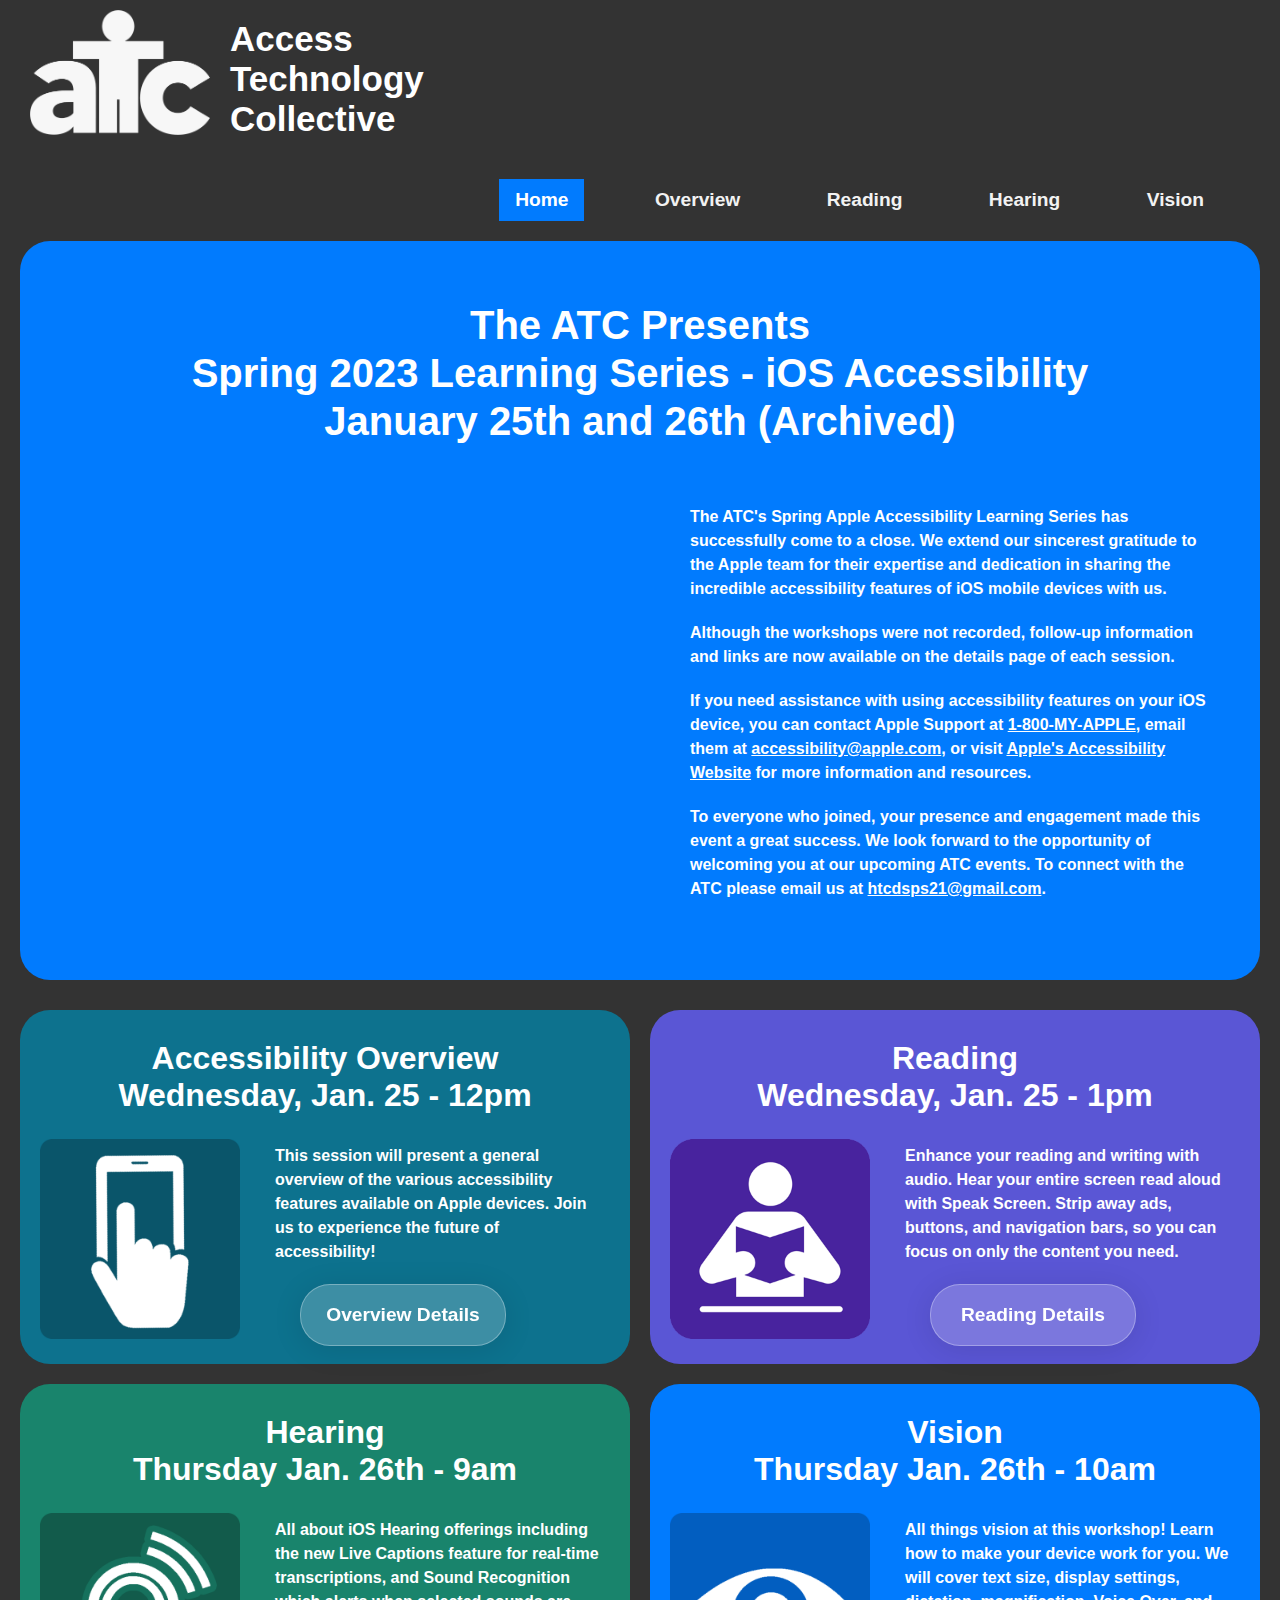
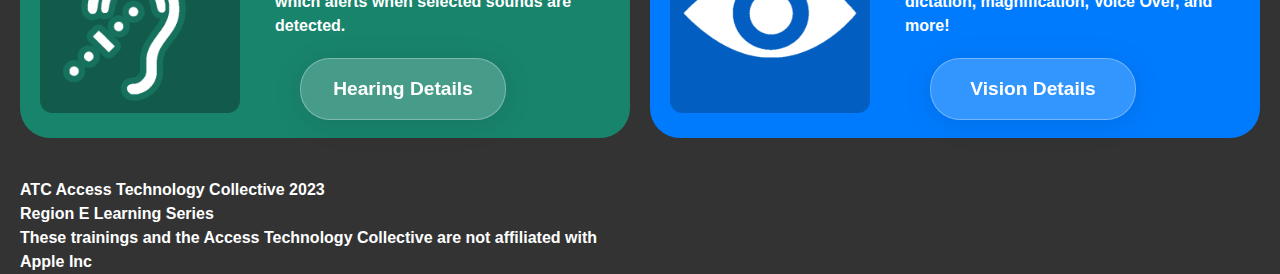
<file: index.html>
<!doctype html>
<html>
<head>
<meta charset="utf-8">
<title>Access Technology Collective</title>
<link href="styles.css" rel="stylesheet" type="text/css">
	 <!-- Load an icon library to show a hamburger menu (bars) on small screens -->
<link rel="stylesheet" href="https://cdnjs.cloudflare.com/ajax/libs/font-awesome/4.7.0/css/font-awesome.min.css">
	<style>
		max-width: 600px
	/* When the screen is less than 600 pixels wide, hide all links, except for the first one ("Home"). Show the link that contains should open and close the topnav (.icon) */
@media screen and (max-width: 600px) {
  .topnav a:not(:first-child) {display: none;}
  .topnav a.icon {
    float: right;
    display: block;
  }
}

/* The "responsive" class is added to the topnav with JavaScript when the user clicks on the icon. This class makes the topnav look good on small screens (display the links vertically instead of horizontally) */
@media screen and (max-width: 600px) {
  .topnav.responsive {position: relative;}
  .topnav.responsive a.icon {
    position: absolute;
    right: 0;
    top: 0;
  }
  .topnav.responsive a {
    float: none;
    display: block;
    text-align: left;
  }
}</style>
</head>
<body>
  <header>
    <!-- NAVIGATION START -->
    <img class="logo" src="images/atc white.png" alt="ATC logo"/>
		 <h1>Access<br>Technology<br>Collective</h1>

<div class="topnav" id="myTopnav">
  <a href="index.html" class="active">Home</a>
	<a href="overview.html">Overview</a>
  <a href="reading.html">Reading</a>
  <a href="hearing.html">Hearing</a>
  <a href="vision.html">Vision</a>
  <a href="javascript:void(0);" class="icon" onclick="myFunction()">
    <i class="fa fa-bars"></i>
  </a>
</div>
</nav>
  </header>
     <!-- end nav -->


     <!-- Content -->
 <div class="wrapper">
	 <div class="intro">
		 <h2>The ATC Presents <br> Spring 2023 Learning Series - iOS Accessibility <br>January 25th and 26th (Archived)</h2>
    <iframe class="video" width="560" height="315" src="https://www.youtube.com/embed/8sX9IEHWRJ8" title="YouTube video player" frameborder="1" allow="accelerometer; autoplay; clipboard-write; encrypted-media; gyroscope; picture-in-picture" allowfullscreen></iframe>
		 <div class="test">
       <p>The ATC's Spring Apple Accessibility Learning Series has successfully come to a close. We extend our sincerest gratitude to the Apple team for their expertise and dedication in sharing the incredible accessibility features of iOS mobile devices with us.</p>
		 <p>Although the workshops were not recorded, follow-up information and links are now available on the details page of each session.</p>
		 <p>If you need assistance with using accessibility features on your iOS device, you can contact Apple Support at <a href="tel:1-800-MY-APPLE">1-800-MY-APPLE</a>, email them at <a href="mailto:accessibility@apple.com">accessibility@apple.com</a>, or visit <a href="https://www.apple.com/accessibility/">Apple's Accessibility Website</a> for more information and resources.</p>
			 <p>To everyone who joined, your presence and engagement made this event a great success. We look forward to the opportunity of welcoming you at our upcoming ATC events. To connect with the ATC please email us at <a href="mailto:htcdsps21@gmail.com">htcdsps21@gmail.com</a>.</p>
			 
			 </div>
		
  </div>
   <div class="box-1">
	   <h3>Accessibility Overview<br> Wednesday, Jan. 25  - 12pm</h3>
     <img class="pix" src="images/overview icon.png" alt="icon of finger touching a smartphone"/>
	   <div class="test">
       <p>This session will present a general overview of the various accessibility features available on Apple devices. Join us to experience the future of accessibility!</p></div>
	   <a href="overview.html" class="header-btn">Overview Details</a>
	 </div>
   <div class="box-2">
	   <h3>Reading<br> Wednesday, Jan. 25 - 1pm</h3>
     <img class="pix" src="images/reading-icon.png" alt="icon of person holding an open book"/>
	    <div class="test">
   <p> Enhance your reading and writing with audio. Hear your entire screen read aloud with Speak Screen. Strip away ads, buttons, and navigation bars, so you can focus on only the content you need. </p></div>
          <a href="reading.html" class="header-btn">Reading Details</a>
			
   </div>
<div class="box-3">
	<h3>Hearing<br> Thursday Jan. 26th - 9am</h3>
  <img class="pix" src="images/hearing icon.png" alt="icon of ear and sound"/>
		    <div class="test">
<p>All about iOS Hearing offerings including the new Live Captions feature for real-time transcriptions, and Sound Recognition which alerts when selected sounds are detected. </p></div>
       <a href="hearing.html" class="header-btn">Hearing Details</a>
</div>
   <div class="box-4">
<h3>Vision<br> Thursday Jan. 26th - 10am</h3>
     <img class="pix" src="images/vision icon.png" alt="eye icon"/>
	   	    <div class="test">
	   <p>All things vision at this workshop! Learn how to make your device work for you. We will cover text size, display settings, dictation, magnification, Voice Over, and more! </p></div>
				<a href="vision.html" class="header-btn glass-button">Vision Details</a>
     
</div>
<footer class="info">
	<p>ATC Access Technology Collective 2023<br>
	Region E Learning Series<br>
These trainings and the  Access Technology Collective are not affiliated with Apple Inc</p>
	
</footer>
  </body>
     </html>
</file>
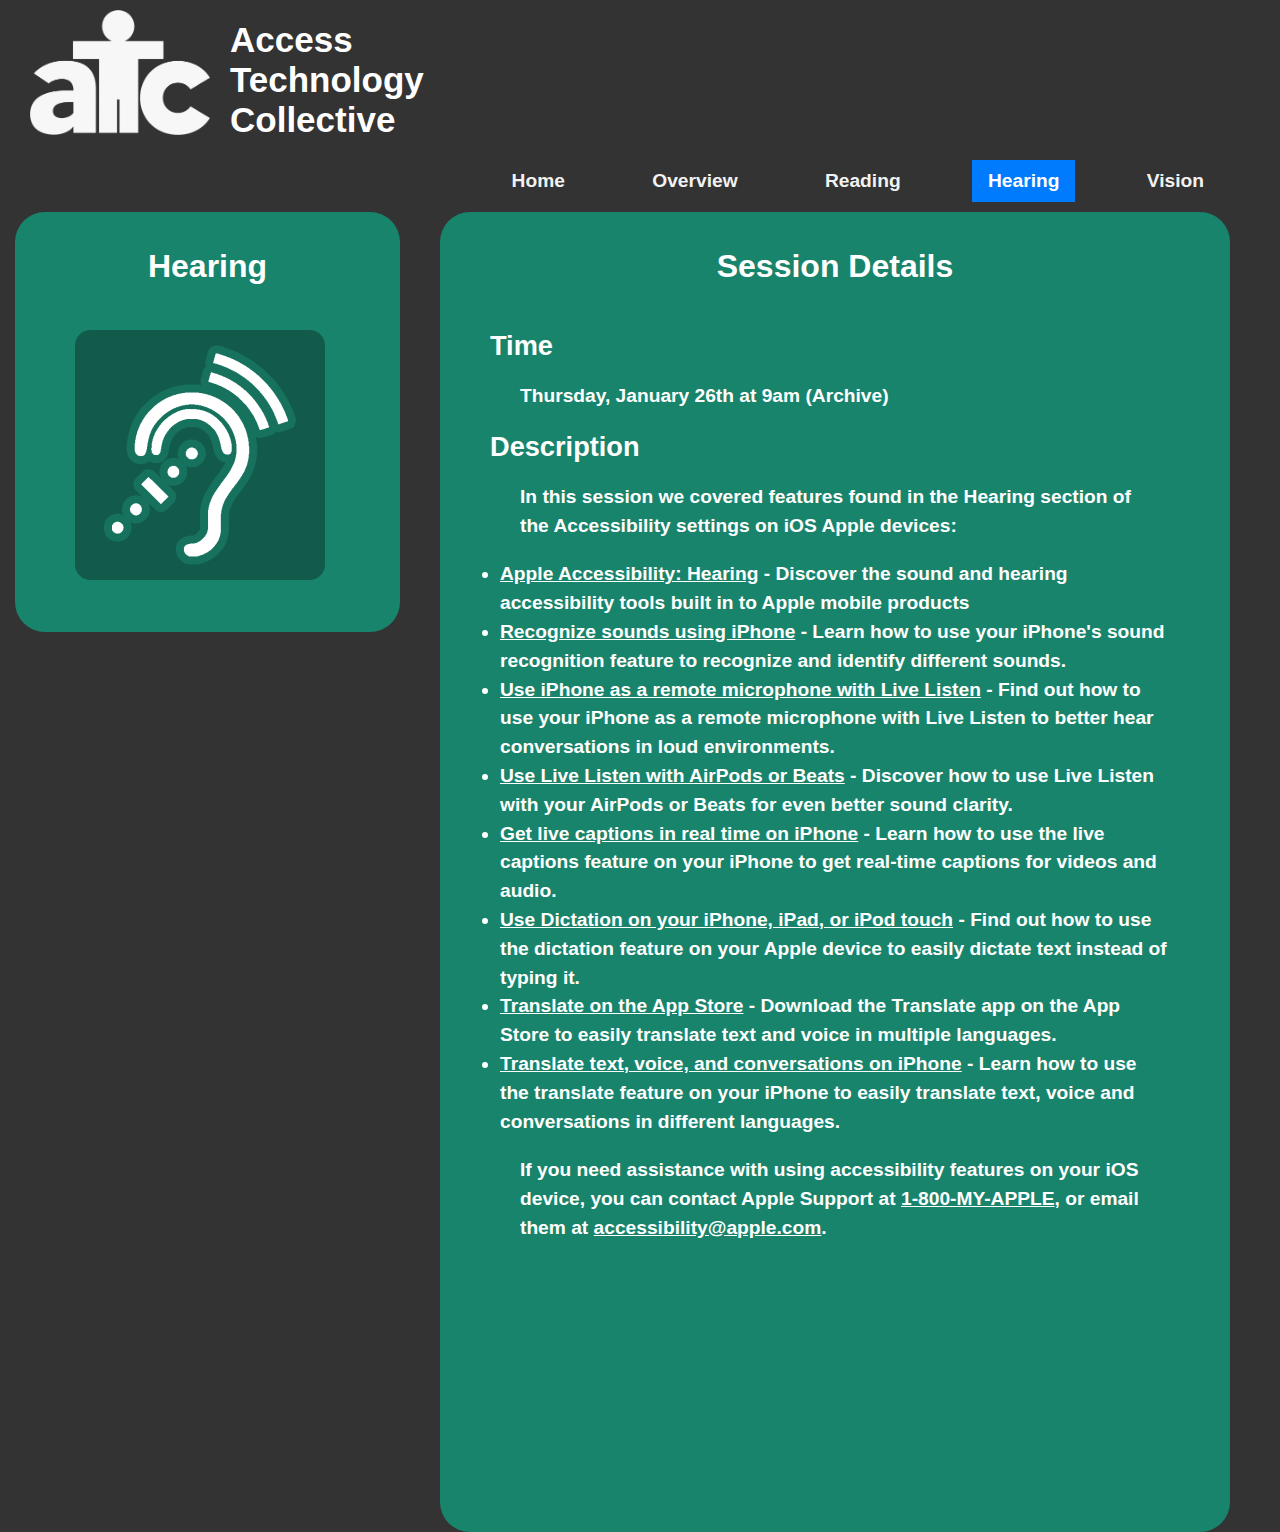
<file: hearing.html>
<!doctype html>
<html>
<head>
<meta charset="utf-8">
<title>Access Technology Collective</title>
<link href="styles.css" rel="stylesheet" type="text/css">
	 <!-- Load an icon library to show a hamburger menu (bars) on small screens -->
<link rel="stylesheet" href="https://cdnjs.cloudflare.com/ajax/libs/font-awesome/4.7.0/css/font-awesome.min.css">
	<style>
	/* When the screen is less than 600 pixels wide, hide all links, except for the first one ("Home"). Show the link that contains should open and close the topnav (.icon) */
@media screen and (max-width: 600px) {
  .topnav a:not(:first-child) {display: none;}
  .topnav a.icon {
    float: right;
    display: block;
  }
}

/* The "responsive" class is added to the topnav with JavaScript when the user clicks on the icon. This class makes the topnav look good on small screens (display the links vertically instead of horizontally) */
@media screen and (max-width: 600px) {
  .topnav.responsive {position: relative;}
  .topnav.responsive a.icon {
    position: absolute;
    right: 0;
    top: 0;
  }
  .topnav.responsive a {
    float: none;
    display: block;
    text-align: left;
  }
}</style>
	<link href="overview.css" rel="stylesheet" type="text/css">
	<link href="reading.css" rel="stylesheet" type="text/css">
	<link href="hearing.css" rel="stylesheet" type="text/css">
</head>
<body>
  <header>
    <!-- NAVIGATION START -->
    <img class="logo" src="images/atc white.png" alt="ATC logo"/>
		 <h1>Access<br>Technology<br>Collective</h1>

<div class="topnav" id="myTopnav">
  <a href="index.html">Home</a>
	<a href="overview.html">Overview</a>
  <a href="reading.html">Reading</a>
  <a href="hearing.html"class="active">Hearing</a>
  <a href="vision.html">Vision</a>
  <a href="javascript:void(0);" class="icon" onclick="myFunction()">
    <i class="fa fa-bars"></i>
  </a>
</div>
</nav>
  </header>
   
     <!-- end nav -->


     <!-- Content -->
 <div class="wrapper">
	 <div class="box-1">
    
  <h2>Hearing</h2>
  <img class="images" src="images/hearing icon.png" alt="icon of ear and sound"/>
      
  </div>
  
<div class="box-2">
  <h2>Session Details</h2>

	 <h3>Time</h3>
	<p>Thursday, January 26th at 9am (Archive)</p>
	
	<h3>Description</h3>
<p>
In this session we covered features found in the Hearing section of the Accessibility settings on iOS Apple devices:
<ul>
	   <li><a href="https://www.apple.com/accessibility/hearing/" target="_blank">Apple Accessibility: Hearing</a> - Discover the sound and hearing accessibility tools built in to Apple mobile products</li>
   <li> <a href="https://support.apple.com/guide/iphone/sound-recognition-iphf2dc33312/ios" target="_blank">Recognize sounds using iPhone</a> - Learn how to use your iPhone's sound recognition feature to recognize and identify different sounds.
  </li>
  <li>
    <a href="https://support.apple.com/guide/iphone/live-listen-iph8bf9386f5/ios" target="_blank">Use iPhone as a remote microphone with Live Listen</a> - Find out how to use your iPhone as a remote microphone with Live Listen to better hear conversations in loud environments.
  </li>
  <li>
    <a href="https://support.apple.com/en-us/HT209082" target="_blank">Use Live Listen with AirPods or Beats</a> - Discover how to use Live Listen with your AirPods or Beats for even better sound clarity.
  </li>
  <li>
    <a href="https://support.apple.com/guide/iphone/live-captions-beta-iphe0990f7bb/ios" target="_blank">Get live captions in real time on iPhone</a> - Learn how to use the live captions feature on your iPhone to get real-time captions for videos and audio.
  </li>
  <li>
    <a href="https://support.apple.com/en-us/HT208343" target="_blank">Use Dictation on your iPhone, iPad, or iPod touch</a> - Find out how to use the dictation feature on your Apple device to easily dictate text instead of typing it.
  </li>
  <li>
    <a href="https://apps.apple.com/us/app/translate/id1514844618" target="_blank">Translate on the App Store</a> - Download the Translate app on the App Store to easily translate text and voice in multiple languages.
  </li>
  <li>
    <a href="https://support.apple.com/guide/iphone/translate-text-voice-and-conversations-iphd74cb450f/ios" target="_blank">Translate text, voice, and conversations on iPhone</a> - Learn how to use the translate feature on your iPhone to easily translate text, voice and conversations in different languages.
  </li>
</ul>
<p>If you need assistance with using accessibility features on your iOS device, you can contact Apple Support at <a href="tel:1-800-MY-APPLE">1-800-MY-APPLE</a>, or email them at <a href="mailto:accessibility@apple.com">accessibility@apple.com</a>.</p>
</div>

<footer>

</footer>
  </body>
     </html>
</file>
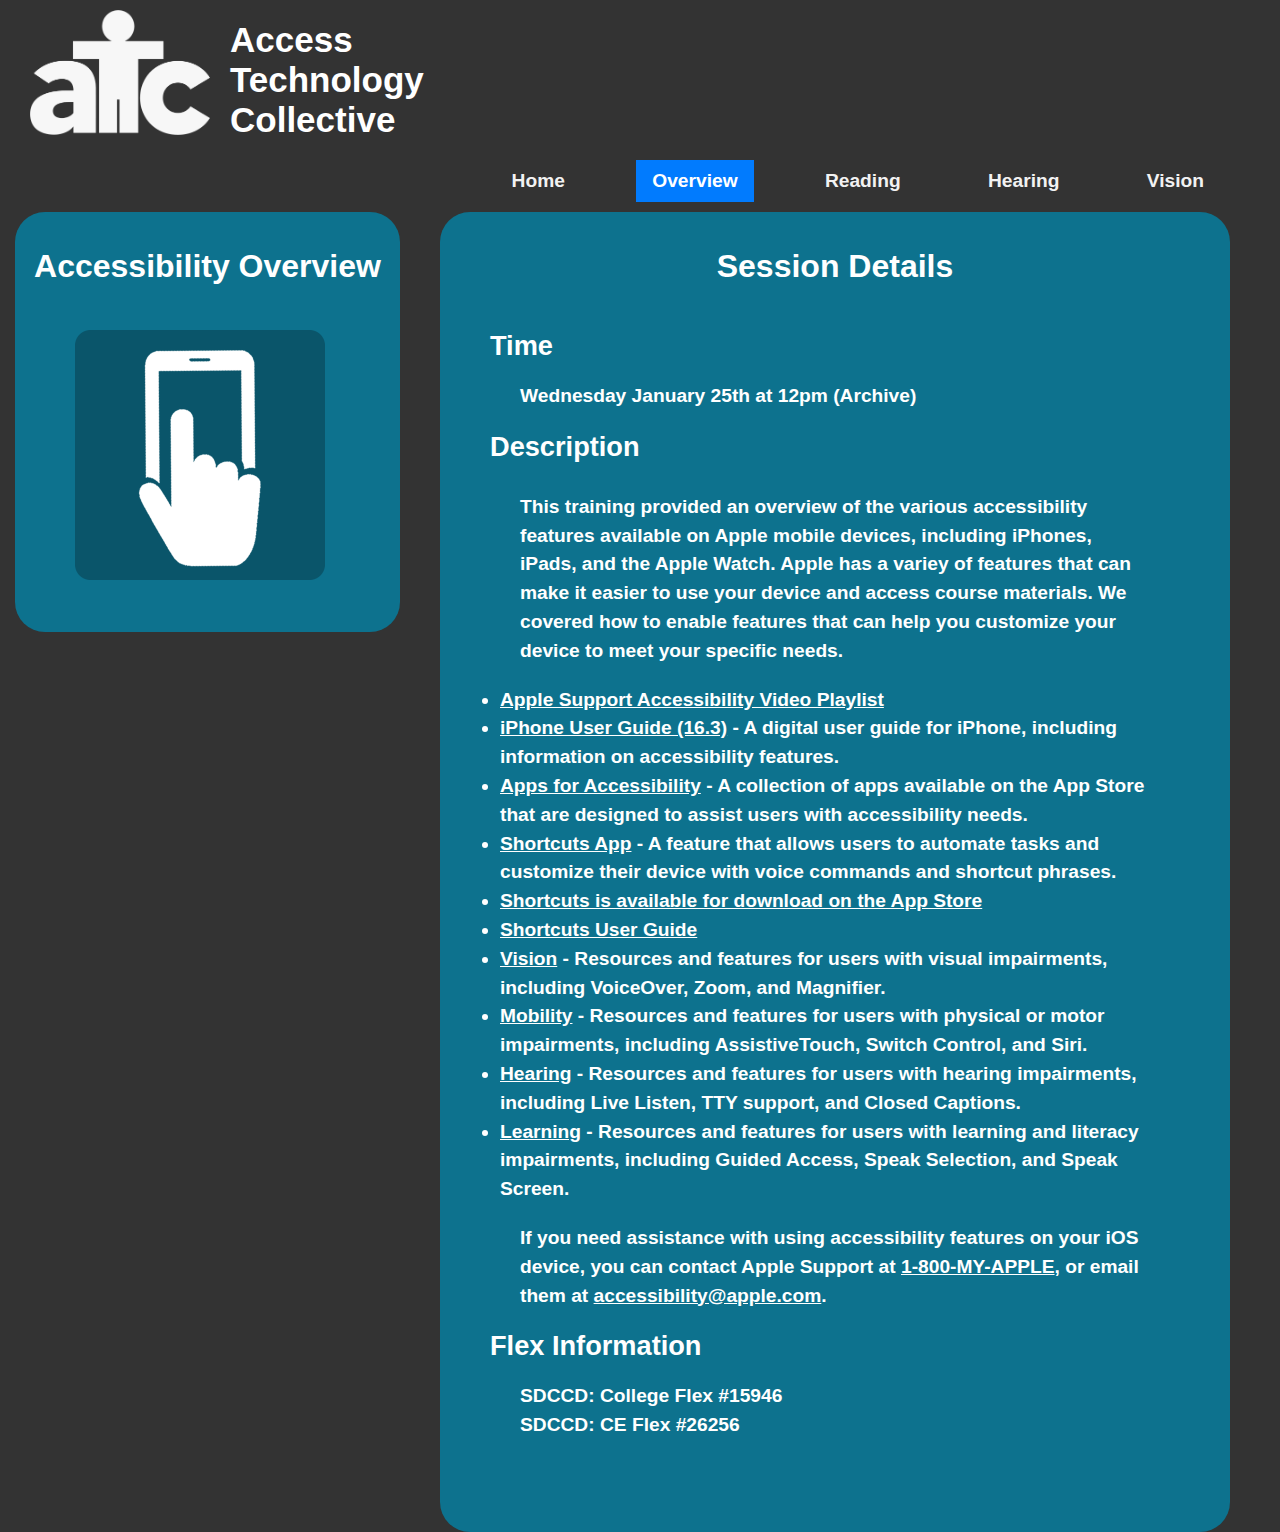
<file: overview.html>
<!doctype html>
<html>
<head>
<meta charset="utf-8">
<title>Access Technology Collective</title>
<link href="styles.css" rel="stylesheet" type="text/css">
	 <!-- Load an icon library to show a hamburger menu (bars) on small screens -->
<link rel="stylesheet" href="https://cdnjs.cloudflare.com/ajax/libs/font-awesome/4.7.0/css/font-awesome.min.css">
	<style>
	/* When the screen is less than 600 pixels wide, hide all links, except for the first one ("Home"). Show the link that contains should open and close the topnav (.icon) */
@media screen and (max-width: 600px) {
  .topnav a:not(:first-child) {display: none;}
  .topnav a.icon {
    float: right;
    display: block;
  }
}

/* The "responsive" class is added to the topnav with JavaScript when the user clicks on the icon. This class makes the topnav look good on small screens (display the links vertically instead of horizontally) */
@media screen and (max-width: 600px) {
  .topnav.responsive {position: relative;}
  .topnav.responsive a.icon {
    position: absolute;
    right: 0;
    top: 0;
  }
  .topnav.responsive a {
    float: none;
    display: block;
    text-align: left;
  }
}</style>
	<link href="overview.css" rel="stylesheet" type="text/css">
</head>
<body>
  <header>
    <!-- NAVIGATION START -->
    <img class="logo" src="images/atc white.png" alt="ATC logo"/>
		 <h1>Access<br>Technology<br>Collective</h1>

<div class="topnav" id="myTopnav">
  <a href="index.html">Home</a>
	<a href="overview.html"class="active">Overview</a>
  <a href="reading.html">Reading</a>
  <a href="hearing.html">Hearing</a>
  <a href="vision.html">Vision</a>
  <a href="javascript:void(0);" class="icon" onclick="myFunction()">
    <i class="fa fa-bars"></i>
  </a>
</div>
</nav>
  </header>
   
     <!-- end nav -->


     <!-- Content -->
 <div class="wrapper">
	 <div class="box-1">
    
     <h2>Accessibility Overview</h2>
     <img class="images test" src="images/overview icon.png" alt="icon of finger touching a smartphone"/>
      
   </div>
<div class="box-2">
  <h2>Session Details</h2>

	 <h3>Time</h3>
	<p>Wednesday January 25th at 12pm (Archive)</p>
	 
	<h3>Description</h3>
	<div class="test">
<p>
This training provided an overview of the various accessibility features available on Apple mobile devices, including iPhones, iPads, and the Apple Watch. Apple has a variey of features that can make it easier to use your device and access course materials. We covered how to enable features that can help you customize your device to meet your specific needs.</p>
		<section>
  <ul>
  <li><a href="https://youtu.be/CI0KrPmS-DI" target="_blank">Apple Support Accessibility Video Playlist</a></li>
	   <li><a href="https://books.apple.com/us/book/iphone-user-guide/id6443146864" target="_blank">iPhone User Guide (16.3)</a> - A digital user guide for iPhone, including information on accessibility features.</li>
  <li><a href="http://appstore.com/accessibility" target="_blank">Apps for Accessibility</a> - A collection of apps available on the App Store that are designed to assist users with accessibility needs.</li>
	  <li><a href="https://support.apple.com/guide/shortcuts/welcome/ios" title="Visit the Apple shortcuts accessibility page" target="_blank">Shortcuts App</a> - A feature that allows users to automate tasks and customize their device with voice commands and shortcut phrases.</li>
  <li><a href="https://apps.apple.com/us/app/shortcuts/id915249334" target="_blank">Shortcuts is available for download on the App Store</a></li>
  <li><a href="https://support.apple.com/guide/shortcuts/welcome/ios" target="_blank">Shortcuts User Guide</a></li>
    <li><a href="https://www.apple.com/accessibility/iphone/vision/" title="Visit the Apple Vision accessibility page" target="_blank">Vision</a> - Resources and features for users with visual impairments, including VoiceOver, Zoom, and Magnifier.</li>
    <li><a href="https://www.apple.com/accessibility/iphone/mobility/" title="Visit the Apple Mobility accessibility page" target="_blank">Mobility</a> - Resources and features for users with physical or motor impairments, including AssistiveTouch, Switch Control, and Siri.</li>
    <li><a href="https://www.apple.com/accessibility/iphone/hearing/" title="Visit the Apple Hearing accessibility page" target="_blank">Hearing</a> - Resources and features for users with hearing impairments, including Live Listen, TTY support, and Closed Captions.</li>
    <li><a href="https://www.apple.com/accessibility/iphone/learning/" title="Visit the Apple Learning accessibility page" target="_blank">Learning</a> - Resources and features for users with learning and literacy impairments, including Guided Access, Speak Selection, and Speak Screen.</li>
  </ul>
 <p>If you need assistance with using accessibility features on your iOS device, you can contact Apple Support at <a href="tel:1-800-MY-APPLE">1-800-MY-APPLE</a>, or email them at <a href="mailto:accessibility@apple.com">accessibility@apple.com</a>.</p>

</section>
	  <h3>Flex Information</h3>
   <p>
	  SDCCD: College Flex #15946<br>
	  SDCCD: CE Flex #26256

	   
   </p>
		</div>
</div>
   
  
<footer>

</footer>
  </body>
     </html>
</file>
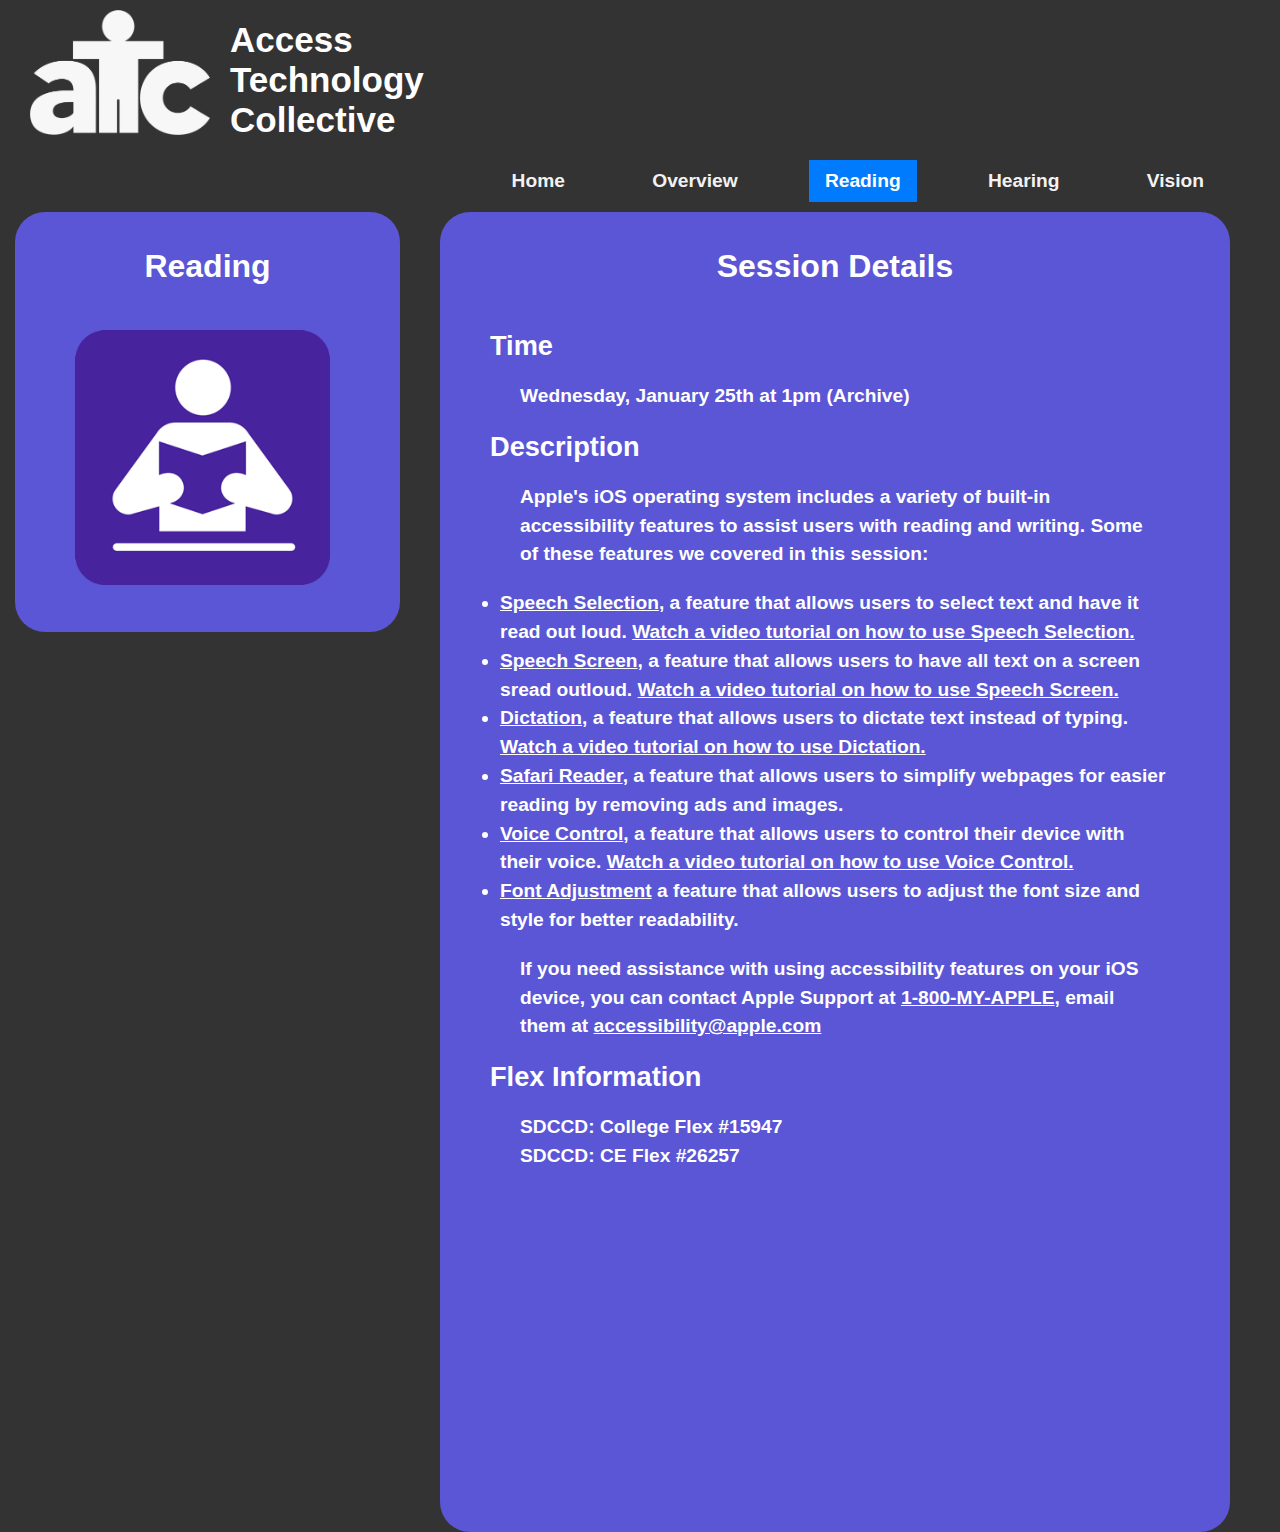
<file: reading.html>
<!doctype html>
<html>
<head>
<meta charset="utf-8">
<title>Access Technology Collective</title>
<link href="styles.css" rel="stylesheet" type="text/css">
	 <!-- Load an icon library to show a hamburger menu (bars) on small screens -->
<link rel="stylesheet" href="https://cdnjs.cloudflare.com/ajax/libs/font-awesome/4.7.0/css/font-awesome.min.css">
	<style>
	/* When the screen is less than 600 pixels wide, hide all links, except for the first one ("Home"). Show the link that contains should open and close the topnav (.icon) */
@media screen and (max-width: 600px) {
  .topnav a:not(:first-child) {display: none;}
  .topnav a.icon {
    float: right;
    display: block;
  }
}

/* The "responsive" class is added to the topnav with JavaScript when the user clicks on the icon. This class makes the topnav look good on small screens (display the links vertically instead of horizontally) */
@media screen and (max-width: 600px) {
  .topnav.responsive {position: relative;}
  .topnav.responsive a.icon {
    position: absolute;
    right: 0;
    top: 0;
  }
  .topnav.responsive a {
    float: none;
    display: block;
    text-align: left;
  }
}</style>
	<link href="overview.css" rel="stylesheet" type="text/css">
	<link href="reading.css" rel="stylesheet" type="text/css">
</head>
<body>
  <header>
    <!-- NAVIGATION START -->
    <img class="logo" src="images/atc white.png" alt="ATC logo"/>
		 <h1>Access<br>Technology<br>Collective</h1>

<div class="topnav" id="myTopnav">
  <a href="index.html">Home</a>
	<a href="overview.html">Overview</a>
  <a href="reading.html" class="active">Reading</a>
  <a href="hearing.html">Hearing</a>
  <a href="vision.html">Vision</a>
  <a href="javascript:void(0);" class="icon" onclick="myFunction()">
    <i class="fa fa-bars"></i>
  </a>
</div>
</nav>
  </header>
   
     <!-- end nav -->


     <!-- Content -->
 <div class="wrapper">
	 <div class="box-1">
    
  <h2>Reading</h2>
  <img class="images" src="images/reading-icon.png" alt="icon of person reading a book"/>
      
  </div>
<div class="box-2">
  <h2>Session Details</h2>

	 <h3>Time</h3>
	<p>Wednesday, January 25th at 1pm (Archive)</p>
	
	<h3>Description</h3>
 
  <p>Apple's iOS operating system includes a variety of built-in accessibility features to assist users with reading and writing. Some of these features we covered in this session:</p>
  <ul>
    <li><a href="https://support.apple.com/guide/iphone/spoken-content-iph96b214f0/ios" title="Learn more about Speech Selection"  target="_blank">Speech Selection</a>, a feature that allows users to select text and have it read out loud. <a href="https://youtu.be/yiZzm24uSsE" title="Watch a video tutorial on how to use Speech Selection" target="_blank">Watch a video tutorial on how to use Speech Selection.</a></li>
    <li><a href="https://support.apple.com/guide/iphone/spoken-content-iph96b214f0/ios" title="Learn more about Speech Screen" target="_blank">Speech Screen</a>, a feature that allows users to have all text on a screen sread outloud. <a href="https://www.youtube.com/watch?v=tBfcPu61nSI" title="Watch a video tutorial on how to use Speech Screen"  target="_blank">Watch a video tutorial on how to use Speech Screen.</a></li>
    <li><a href="https://support.apple.com/en-us/HT208343" title="Learn more about Dictation" target="_blank">Dictation</a>, a feature that allows users to dictate text instead of typing. <a href="https://www.youtube.com/watch?v=k-ykg3jZ9_k" title="Watch a video tutorial on how to use Dictation" target="_blank">Watch a video tutorial on how to use Dictation.</a></li>
    <li><a href="https://support.apple.com/guide/iphone/hide-ads-and-distractions-iphdc30e3b86/ios" title="Learn more about Safari Reader">Safari Reader</a>, a feature that allows users to simplify webpages for easier reading by removing ads and images.</li>
    <li><a href="https://www.apple.com/accessibility/iphone/voicecontrol/" title="Learn more about Voice Control" target="_blank">Voice Control</a>, a feature that allows users to control their device with their voice. <a href="https://www.youtube.com/watch?v=eg22JaZWAgs" title="Watch a video tutorial on how to use Voice Control" target="_blank">Watch a video tutorial on how to use Voice Control.</a></li>
    <li><a href="https://support.apple.com/guide/iphone/display-text-size-iph3e2e1fb0/ios" title="Learn more about Font Adjustment" target="_blank">Font Adjustment</a> a feature that allows users to adjust the font size and style for better readability.</li>
  </ul>
 <p>If you need assistance with using accessibility features on your iOS device, you can contact Apple Support at <a href="tel:1-800-MY-APPLE">1-800-MY-APPLE</a>, email them at <a href="mailto:accessibility@apple.com">accessibility@apple.com</a></p>
	  <h3>Flex Information</h3>
   <p>
	  SDCCD: College Flex #15947<br>
	  SDCCD: CE Flex #26257

	   
   </p>
</div>

<footer>

</footer>
  </body>
     </html>
</file>
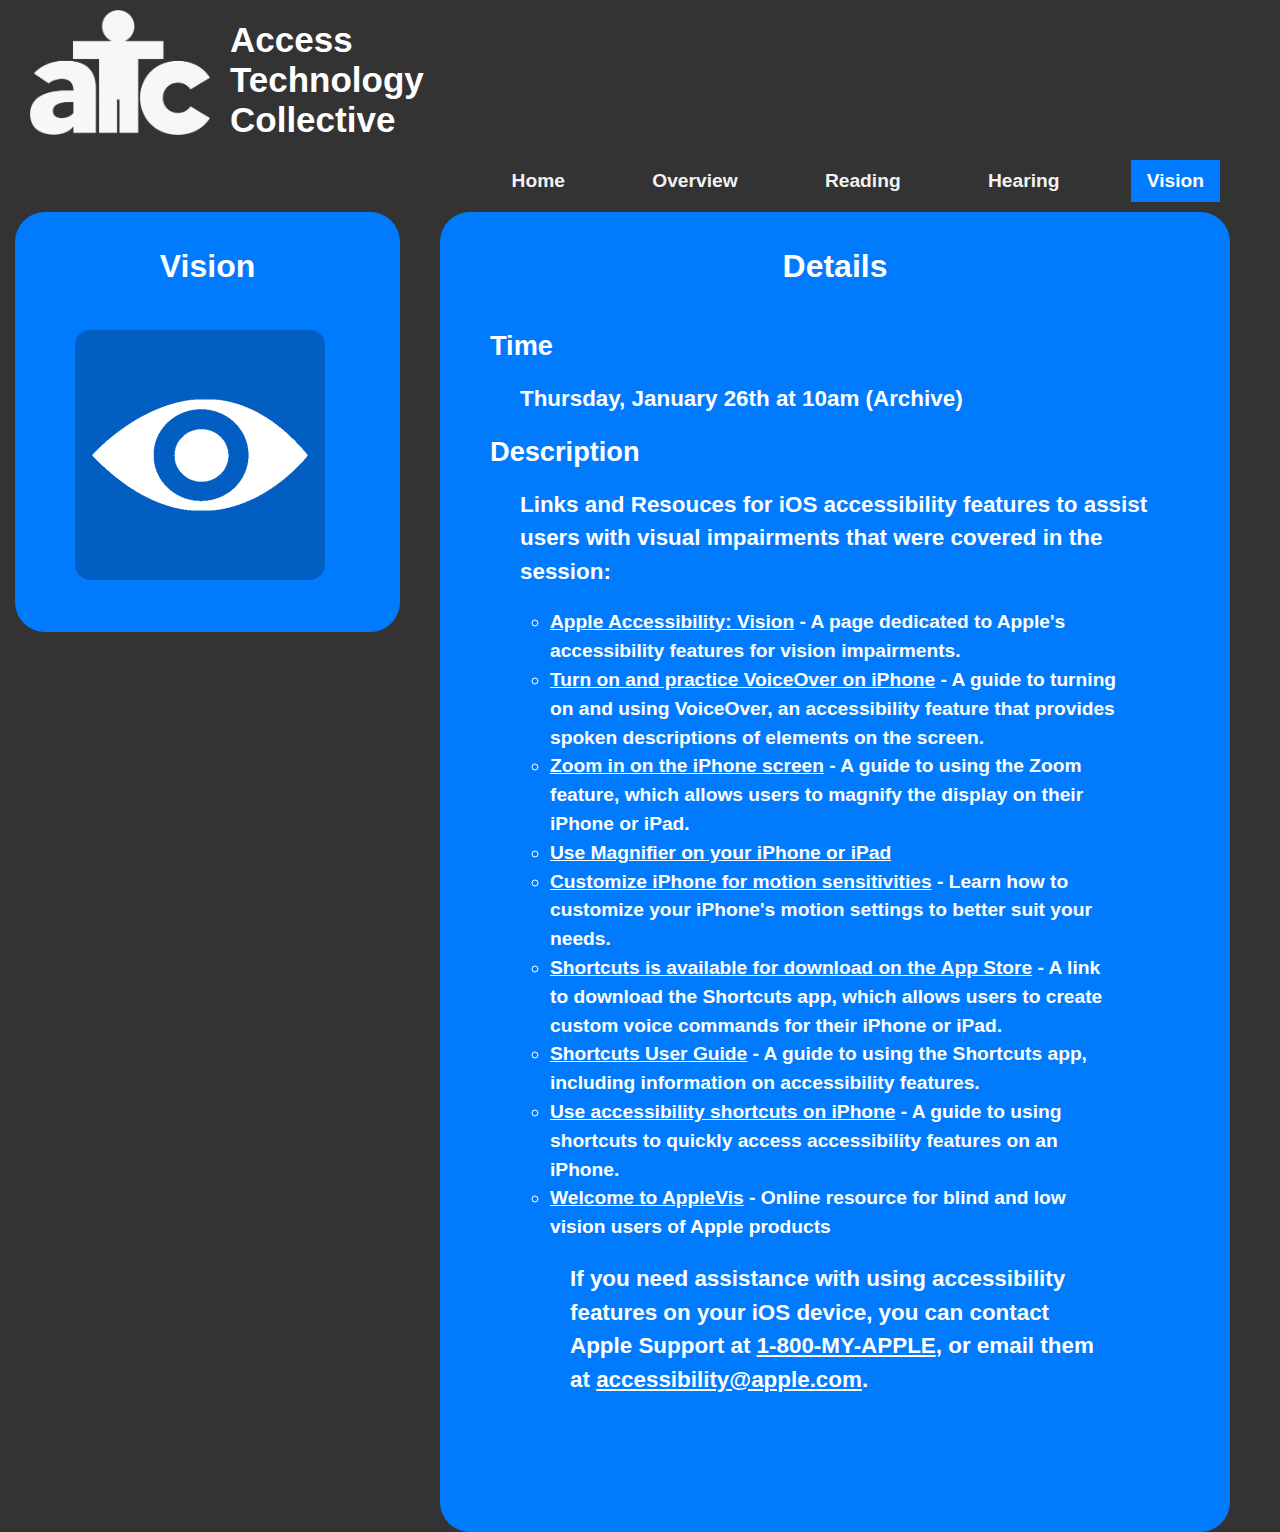
<file: vision.html>
<!doctype html>
<html>
<head>
<meta charset="utf-8">
<title>Access Technology Collective</title>
<link href="styles.css" rel="stylesheet" type="text/css">
	 <!-- Load an icon library to show a hamburger menu (bars) on small screens -->
<link rel="stylesheet" href="https://cdnjs.cloudflare.com/ajax/libs/font-awesome/4.7.0/css/font-awesome.min.css">
	<style>
	/* When the screen is less than 600 pixels wide, hide all links, except for the first one ("Home"). Show the link that contains should open and close the topnav (.icon) */
@media screen and (max-width: 600px) {
  .topnav a:not(:first-child) {display: none;}
  .topnav a.icon {
    float: right;
    display: block;
  }
}

/* The "responsive" class is added to the topnav with JavaScript when the user clicks on the icon. This class makes the topnav look good on small screens (display the links vertically instead of horizontally) */
@media screen and (max-width: 600px) {
  .topnav.responsive {position: relative;}
  .topnav.responsive a.icon {
    position: absolute;
    right: 0;
    top: 0;
  }
  .topnav.responsive a {
    float: none;
    display: block;
    text-align: left;
  }
}</style>
	<link href="overview.css" rel="stylesheet" type="text/css">
	<link href="reading.css" rel="stylesheet" type="text/css">
	<link href="hearing.css" rel="stylesheet" type="text/css">
	<link href="vision.css" rel="stylesheet" type="text/css">
</head>
<body>
  <header>
    <!-- NAVIGATION START -->
    <img class="logo" src="images/atc white.png" alt="ATC logo"/>
		 <h1>Access<br>Technology<br>Collective</h1>

<div class="topnav" id="myTopnav">
  <a href="index.html">Home</a>
	<a href="overview.html">Overview</a>
  <a href="reading.html">Reading</a>
  <a href="hearing.html">Hearing</a>
  <a href="vision.html"class="active">Vision</a>
  <a href="javascript:void(0);" class="icon" onclick="myFunction()">
    <i class="fa fa-bars"></i>
  </a>
</div>
</nav>
  </header>
   
     <!-- end nav -->


     <!-- Content -->
 <div class="wrapper">
	 <div class="box-1">
    
  <h2>Vision</h2>
  <img class="images" src="images/vision icon.png" alt="eye icon"/>
      
  </div>
<div class="box-2">
  <h2>Details</h2>

	 <h3>Time</h3>
	<p>Thursday, January 26th at 10am (Archive)</p>
	 
	<h3>Description</h3>
<p>
Links and Resouces for iOS accessibility features to assist users with visual impairments that were covered in the session:
<ul>
 <ul>
  <li><a href="https://www.apple.com/accessibility/vision/" target="_blank">Apple Accessibility: Vision</a> - A page dedicated to Apple's accessibility features for vision impairments.</li>
   <li><a href="https://support.apple.com/guide/iphone/turn-on-and-practice-voiceover-iph3e2e415f/ios" target="_blank">Turn on and practice VoiceOver on iPhone</a> - A guide to turning on and using VoiceOver, an accessibility feature that provides spoken descriptions of elements on the screen.</li>
  <li><a href="https://support.apple.com/guide/iphone/zoom-iph3e2e367e/ios" target="_blank">Zoom in on the iPhone screen</a> - A guide to using the Zoom feature, which allows users to magnify the display on their iPhone or iPad.</li>

  <li><a href="https://support.apple.com/en-us/HT209517" target="_blank">Use Magnifier on your iPhone or iPad</a></li>
	  <li>
    <a href="https://support.apple.com/guide/iphone/motion-iph0b691d3ed/ios" target="_blank">Customize iPhone for motion sensitivities</a> - Learn how to customize your iPhone's motion settings to better suit your needs.
  </li>
  <li><a href="https://apps.apple.com/us/app/shortcuts/id915249334" target="_blank">Shortcuts is available for download on the App Store</a> - A link to download the Shortcuts app, which allows users to create custom voice commands for their iPhone or iPad.</li>
  <li><a href="https://support.apple.com/guide/shortcuts/welcome/ios" target="_blank">Shortcuts User Guide</a> - A guide to using the Shortcuts app, including information on accessibility features.</li>
	  <li><a href="https://support.apple.com/guide/iphone/accessibility-shortcuts-iph3e2e31a5/16.0/ios/16.0" target="_blank">Use accessibility shortcuts on iPhone</a> - A guide to using shortcuts to quickly access accessibility features on an iPhone.</li>
  <li><a href="https://www.applevis.com" target="_blank">Welcome to AppleVis</a> - Online resource for blind and low vision users of Apple products </li>
</ul>
   </p>
	 <p>If you need assistance with using accessibility features on your iOS device, you can contact Apple Support at <a href="tel:1-800-MY-APPLE">1-800-MY-APPLE</a>, or email them at <a href="mailto:accessibility@apple.com">accessibility@apple.com</a>.</p>
</div>
  
<footer>

</footer>
  </body>
     </html>
</file>
<file: styles.css>
*{
 margin: 0px;
padding: 0px;
  border: 0px;}

body{
	font-family: 'Roboto', sans-serif;Background-color:#333;}

.logo {
    width: auto;
    height: 125px;
    padding: 0px 30px;
	margin: 10px auto;

}
 h1{
	margin-left:230px;
	margin-top: -130px;
	 margin-bottom: 40px;
	color:white;
	font-size: 35px;
	 line-height: 2.5rem;
}
a{color:white;}

/* Add a black background color to the top navigation */
.topnav {
  overflow:hidden;
	margin-bottom: 10px;
	padding:10px;
	float: right;
	
}

/* Style the links inside the navigation bar */
.topnav a {
  color: #f2f2f2;
  text-align: center;
  padding: 14px 16px;
  text-decoration: none;
	font-size: 1.2rem;
	font-weight: bold;
	margin-right: 50px;
	
}

/* Change the color of links on hover */
.topnav a:hover {
  background-color: #ddd;
  color: black;
}

/* Add an active class to highlight the current page */
.topnav a.active {
  background-color: #017BFE;
  color: white;
}

/* Hide the link that should open and close the topnav on small screens */
.topnav .icon {
  display: none;
}
@media screen and (max-width: 600px) {
.wrapper { grid-template-columns: 100%; }
}


 .wrapper{
	 width:100%;
	 display:grid;
grid-template-columns: repeat(2, 1fr);
grid-column-gap: 20px; grid-row-gap: 20px;}
h2{text-align: center; color:white;font-size:2.5rem; margin-top:30px; margin-bottom:40px; line-height:3rem;}
h3{color:white;font-size:2rem; margin-top:20px; margin-bottom:10px; text-align:center;}
p{margin-top:20px; color:white; font-weight:bold; padding:0 20px; line-height: 1.5rem;}

    

.intro{
  grid-column: span 2;
  background-color:#017BFE;
 margin:10px 20px; padding:30px; border-radius: 30px;
}
.video{float:left; margin:60px 40px 90px 20px;}
.test{overflow: hidden;}
.box-1 {
  grid-column: span 1;
  background-color:#0d728e;
 margin-left:20px; padding:10px; border-radius: 30px;
}
.pix{height:200px;padding-left:10px; float: left; margin: 15px 15px 15px 0px; }

.box-2 {
   grid-column: span 1;
	background-color:#5A56D5;
 padding:10px; border-radius: 30px;  margin-right:20px;
}
.box-3 {
   grid-column: span 1;
	background-color:#19846C;
  margin-left:20px; padding:10px; border-radius: 30px; 
}
.box-4 {
   grid-column: span 1;
  background-color:#017BFE;
  margin-right:20px; padding:10px; border-radius: 30px;
}


.div1 { grid-column-start: 1; background-color:white; Padding:50px; margin:0 0 0 50px;}

   
.info{margin:0 auto; color: white;}
.info p{line-height:1.5rem; color:white;}

.header-content h1{
   font-size: 30px;  text-align:right;
}

a.header-btn{
  display: block;
  margin-top: 20px;
  margin-left:270px;
   height: 60px;
   width: 180px;
   font-size: 1.2rem;
   color: #fff;
	font-weight: bold;
   padding: 0 12px;
   /* From https://css.glass */
background: rgba(255, 255, 255, 0.2);
border-radius: 16px;
box-shadow: 0 4px 30px rgba(0, 0, 0, 0.1);
backdrop-filter: blur(5px);
-webkit-backdrop-filter: blur(5px);
border: 1px solid rgba(255, 255, 255, 0.3);
   line-height: 60px;
   border-radius: 30px;
  text-align:center;
  text-decoration: none;
}

}
</file>
<file: overview.css>
*{
 margin: 0px;
padding: 0px;
  border: 0px;}

body{
	font-family: 'Roboto', sans-serif;Background-color:#333;font-size: 1.2rem;}

.logo {
    width: auto;
    height: 125px;
    padding: 0px 30px;
	margin: 10px auto;

}
 h1{
	margin-left:230px;
	margin-top: -130px;
	 margin-bottom: 20px;
	color:white;
	font-size: 35px;
	 line-height: 2.5rem;
}

/* Add a black background color to the top navigation */
.topnav {
  overflow:hidden;
	margin-bottom: 10px;
	padding:10px;
	float: right;
	
}

/* Style the links inside the navigation bar */
.topnav a {
  color: #f2f2f2;
  text-align: center;
  padding: 14px 16px;
  text-decoration: none;
	font-size: 1.2rem;
	font-weight: bold;
	margin-right: 50px;
	
}

/* Change the color of links on hover */
.topnav a:hover {
  background-color: #ddd;
  color: black;
}

/* Add an active class to highlight the current page */
.topnav a.active {
  background-color: #017BFE;
  color: white;
}

/* Hide the link that should open and close the topnav on small screens */
.topnav .icon {
  display: none;
}
 .wrapper{
grid-template-columns: repeat(3, 1fr);
grid-template-rows: repeat(6, 200px);
grid-column-gap: 40px; grid-row-gap: 20px;}
h2{color:white;font-size: 2rem; margin-top:20px; text-align:center;}
h3{color:white;font-size: 1.7rem; margin-top:20px; margin-left:40px; text-align:left;}
p{margin:20px 50px; color:white; line-height:1.5em;}
ul{margin:20px 50px; color:white;  line-height:1.5em; font-weight:bold;}
table, th, td{width:100%; font-weight: bold; color:white; border:1px solid white; margin-left:30px;}

test{overflow: hidden;}
.box-1 {
  grid-column-start:1;
  grid-column-end:2;
  grid-row-start: 1;
  grid-row-end: 3;background-color:#0d728e;
 padding:10px; border-radius: 30px;  margin-left:15px;
}
.images{height:250px; margin-left:50px;}

.box-2 {
  grid-column-start:2;
  grid-column-end: 4;
  grid-row-start: 1;
  grid-row-end:8;
  background-color:#0d728e;
 margin:0 50px 0 0 ; padding:10px; border-radius: 30px;
}


a.header-btn{
  display: block;
  margin-top: 20px;
  margin-left:250px;
   height: 60px;
   width: 180px;
   font-size: 1.2rem;
   color: #fff;
	font-weight: bold;
   padding: 0 12px;
   /* From https://css.glass */
background: rgba(255, 255, 255, 0.2);
border-radius: 16px;
box-shadow: 0 4px 30px rgba(0, 0, 0, 0.1);
backdrop-filter: blur(5px);
-webkit-backdrop-filter: blur(5px);
border: 1px solid rgba(255, 255, 255, 0.3);
   line-height: 60px;
   border-radius: 30px;
  text-align:center;
  text-decoration: none;
}
</file>
<file: reading.css>
*{
 margin: 0px;
padding: 0px;
  border: 0px;}

body{
	font-family: 'Roboto', sans-serif;Background-color:#333;font-size: 1.2rem;}

.logo {
    width: auto;
    height: 125px;
    padding: 0px 30px;
	margin: 10px auto;

}
 h1{
	margin-left:230px;
	margin-top: -130px;
	 margin-bottom: 20px;
	color:white;
	font-size: 35px;
	 line-height: 2.5rem;
}

/* Add a black background color to the top navigation */
.topnav {
  overflow:hidden;
	margin-bottom: 10px;
	padding:10px;
	float: right;
	
}

/* Style the links inside the navigation bar */
.topnav a {
  color: #f2f2f2;
  text-align: center;
  padding: 14px 16px;
  text-decoration: none;
	font-size: 1.2rem;
	font-weight: bold;
	margin-right: 50px;
	
}

/* Change the color of links on hover */
.topnav a:hover {
  background-color: #ddd;
  color: black;
}

/* Add an active class to highlight the current page */
.topnav a.active {
  background-color: #017BFE;
  color: white;
}

/* Hide the link that should open and close the topnav on small screens */
.topnav .icon {
  display: none;
}
 .wrapper{display:grid;width:100%;
grid-template-columns: repeat(3, 1fr);
grid-template-rows: repeat(6, 200px);
grid-column-gap: 40px; grid-row-gap: 20px;}
h2{color:white;font-size: 2rem; margin-top:20px; text-align:center;}
h3{color:white;font-size: 1.7rem; margin-top:20px; margin-left:40px; text-align:left;}
p{margin:20px 50px; color:white; line-height:1.5em;}
ul{margin:20px 50px; color:white;  line-height:1.5em; font-weight:bold;}
table, th, td{width:90%; font-weight: bold; color:white; border:1px solid white; margin-left:30px;}



.box-1 {
  grid-column-start:1;
  grid-column-end:2;
  grid-row-start: 1;
  grid-row-end: 3;background-color:#5A56D5;
 padding:10px; border-radius: 30px;  margin-left:15px;
}
.box-2 {
  grid-column-start:2;
  grid-column-end: 4;
  grid-row-start: 1;
  grid-row-end: 8;
  background-color:#5A56D5;
 margin:0 50px 0 0 ; padding:10px; border-radius: 30px;
}
.images{height:255px; margin-left:50px;}

a.header-btn{
  display: block;
  margin-top: 20px;
  margin-left:250px;
   height: 60px;
   width: 180px;
   font-size: 1.2rem;
   color: #fff;
	font-weight: bold;
   padding: 0 12px;
   /* From https://css.glass */
background: rgba(255, 255, 255, 0.2);
border-radius: 16px;
box-shadow: 0 4px 30px rgba(0, 0, 0, 0.1);
backdrop-filter: blur(5px);
-webkit-backdrop-filter: blur(5px);
border: 1px solid rgba(255, 255, 255, 0.3);
   line-height: 60px;
   border-radius: 30px;
  text-align:center;
  text-decoration: none;
}
</file>
<file: hearing.css>
*{
 margin: 0px;
padding: 0px;
  border: 0px;}

body{
	font-family: 'Roboto', sans-serif;Background-color:#333;font-size: 1.2rem;}

.logo {
    width: auto;
    height: 125px;
    padding: 0px 30px;
	margin: 10px auto;

}
 h1{
	margin-left:230px;
	margin-top: -130px;
	 margin-bottom: 20px;
	color:white;
	font-size: 35px;
	 line-height: 2.5rem;
}

/* Add a black background color to the top navigation */
.topnav {
  overflow:hidden;
	margin-bottom: 10px;
	padding:10px;
	float: right;
	
}

/* Style the links inside the navigation bar */
.topnav a {
  color: #f2f2f2;
  text-align: center;
  padding: 14px 16px;
  text-decoration: none;
	font-size: 1.2rem;
	font-weight: bold;
	margin-right: 50px;
	
}

/* Change the color of links on hover */
.topnav a:hover {
  background-color: #ddd;
  color: black;
}

/* Add an active class to highlight the current page */
.topnav a.active {
  background-color: #017BFE;
  color: white;
}

/* Hide the link that should open and close the topnav on small screens */
.topnav .icon {
  display: none;
}
 .wrapper{display:grid;width:100%;
grid-template-columns: repeat(3, 1fr);
grid-template-rows: repeat(6, 200px);
grid-column-gap: 40px; grid-row-gap: 20px;}
h2{color:white;font-size: 2rem; margin-top:20px; text-align:center;}
h3{color:white;font-size: 1.7rem; margin-top:20px; margin-left:40px; text-align:left;}
p{margin:20px 50px; color:white; line-height:1.5em;}
ul{margin:20px 50px; color:white;  line-height:1.5em; font-weight:bold;}
table, th, td{width:90%; font-weight: bold; color:white; border:1px solid white; margin-left:30px;}

.box-1 {
  grid-column-start:1;
  grid-column-end:2;
  grid-row-start: 1;
  grid-row-end: 3;background-color:#19846C;
 padding:10px; border-radius: 30px;  margin-left:15px;
}
.box-2 {
  grid-column-start:2;
  grid-column-end: 4;
  grid-row-start: 1;
  grid-row-end: 8;
  background-color:#19846C;
 margin:0 50px 0 0 ; padding:10px; border-radius: 30px;
}
.images{height:250px; margin-left:50px;}


a.header-btn{
  display: block;
  margin-top: 20px;
  margin-left:250px;
   height: 60px;
   width: 180px;
   font-size: 1.2rem;
   color: #fff;
	font-weight: bold;
   padding: 0 12px;
   /* From https://css.glass */
background: rgba(255, 255, 255, 0.2);
border-radius: 16px;
box-shadow: 0 4px 30px rgba(0, 0, 0, 0.1);
backdrop-filter: blur(5px);
-webkit-backdrop-filter: blur(5px);
border: 1px solid rgba(255, 255, 255, 0.3);
   line-height: 60px;
   border-radius: 30px;
  text-align:center;
  text-decoration: none;
}
</file>
<file: vision.css>
*{
 margin: 0px;
padding: 0px;
  border: 0px;}

body{
	font-family: 'Roboto', sans-serif;Background-color:#333;}

.logo {
    width: auto;
    height: 125px;
    padding: 0px 30px;
	margin: 10px auto;

}
 h1{
	margin-left:230px;
	margin-top: -130px;
	 margin-bottom: 20px;
	color:white;
	font-size: 35px;
	 line-height: 2.5rem;
}

/* Add a black background color to the top navigation */
.topnav {
  overflow:hidden;
	margin-bottom: 10px;
	padding:10px;
	float: right;
	
}

/* Style the links inside the navigation bar */
.topnav a {
  color: #f2f2f2;
  text-align: center;
  padding: 14px 16px;
  text-decoration: none;
	font-size: 1.2rem;
	font-weight: bold;
	margin-right: 50px;
	
}

/* Change the color of links on hover */
.topnav a:hover {
  background-color: #ddd;
  color: black;
}

/* Add an active class to highlight the current page */
.topnav a.active {
  background-color: #017BFE;
  color: white;
}

/* Hide the link that should open and close the topnav on small screens */
.topnav .icon {
  display: none;
}
 .wrapper{display:grid;width:100%;
grid-template-columns: repeat(3, 1fr);
grid-template-rows: repeat(6, 200px);
grid-column-gap: 40px; grid-row-gap: 20px;}
h2{color:white;font-size: 2rem; margin-top:20px; text-align:center;}
h3{color:white;font-size: 1.7rem; margin-top:20px; margin-left:40px; text-align:left;}
p{margin:20px 50px; color:white; font-size: 1.4rem;  line-height:1.5em;}

.box-1 {
  grid-column-start:1;
  grid-column-end:2;
  grid-row-start: 1;
  grid-row-end: 3;background-color:#017BFE;
 padding:10px; border-radius: 30px;  margin-left:15px;
}

.box-2 {
  grid-column-start:2;
  grid-column-end: 4;
  grid-row-start: 1;
  grid-row-end: 8;
  background-color:#017BFE;
 margin:0 50px 0 0 ; padding:10px; border-radius: 30px;
}

.images{height:250px;margin-left:50px;}

a.header-btn{
  display: block;
  margin-top: 20px;
  margin-left:250px;
   height: 60px;
   width: 180px;
   font-size: 1.2rem;
   color: #fff;
	font-weight: bold;
   padding: 0 12px;
   /* From https://css.glass */
background: rgba(255, 255, 255, 0.2);
border-radius: 16px;
box-shadow: 0 4px 30px rgba(0, 0, 0, 0.1);
backdrop-filter: blur(5px);
-webkit-backdrop-filter: blur(5px);
border: 1px solid rgba(255, 255, 255, 0.3);
   line-height: 60px;
   border-radius: 30px;
  text-align:center;
  text-decoration: none;
}
</file>
